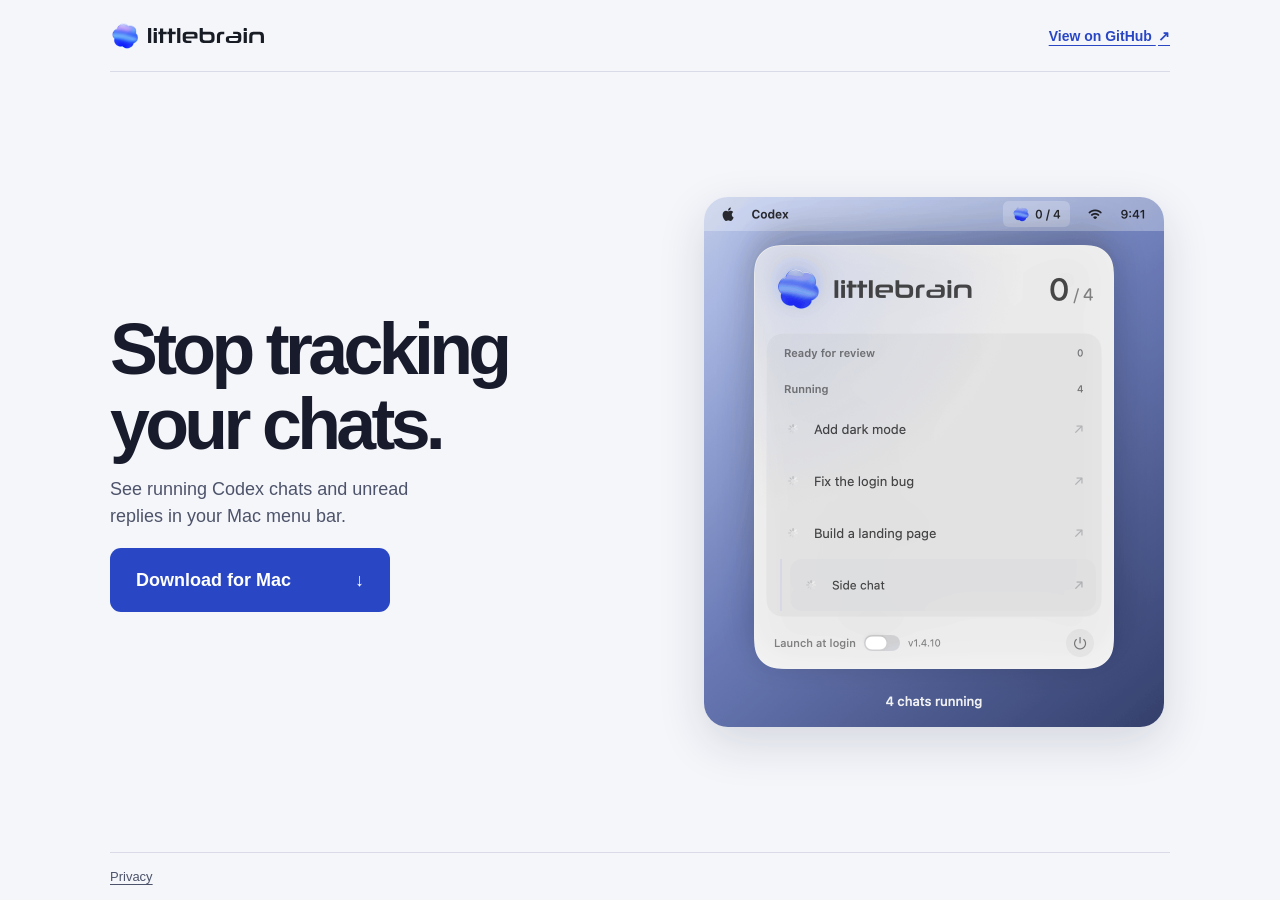
<file: docs/index.html>
<!doctype html>
<html lang="en">
<head>
  <meta charset="utf-8">
  <meta name="viewport" content="width=device-width, initial-scale=1, viewport-fit=cover">
  <meta name="description" content="See running Codex chats and unread replies in your Mac menu bar.">
  <meta name="theme-color" content="#f5f6fa">
  <title>littlebrain for Mac</title>
  <link rel="icon" href="logo.png" type="image/png">
  <link rel="stylesheet" href="site.css?v=4">
  <script src="release.js?v=3" defer></script>
  <script defer src="https://cloud.umami.is/script.js"
    data-website-id="cc7bb7fd-ac8d-48dd-9672-465317a88cfa"
    data-domains="smol-ninja.github.io" data-exclude-search="true" data-exclude-hash="true"></script>
</head>
<body>
  <header class="site-header">
    <a class="brand" href="./" aria-label="Littlebrain home">
      <img class="brand-icon" src="logo.png" alt="" width="30" height="30">
      <img src="wordmark-light.svg" alt="littlebrain" width="116" height="19">
    </a>
    <a class="text-link" href="https://github.com/smol-ninja/little-brain">View on GitHub <span aria-hidden="true">↗</span></a>
  </header>
  <main class="hero" aria-labelledby="hero-title">
    <div class="intro">
      <h1 id="hero-title">Stop tracking your chats.</h1>
      <p class="description">See running Codex chats and unread replies in your Mac menu bar.</p>
      <div class="download">
        <!-- Update this link with the appcast once the new DMG is public. -->
        <a class="button" id="download" href="https://github.com/smol-ninja/little-brain/releases/download/v1.4.10/littlebrain-1.4.10.dmg">Download for Mac <span aria-hidden="true">↓</span></a>
      </div>
    </div>
    <figure class="preview">
      <picture class="demo">
        <source srcset="demo-poster.png" media="(prefers-reduced-motion: reduce)">
        <img src="demo.gif" width="920" height="1060" fetchpriority="high" alt="Littlebrain moves finished chats to Ready for review. Reading a reply in Codex clears it from the list.">
      </picture>
    </figure>
  </main>
  <footer class="site-footer">
    <a href="privacy.html">Privacy</a>
  </footer>
</body>
</html>
</file>
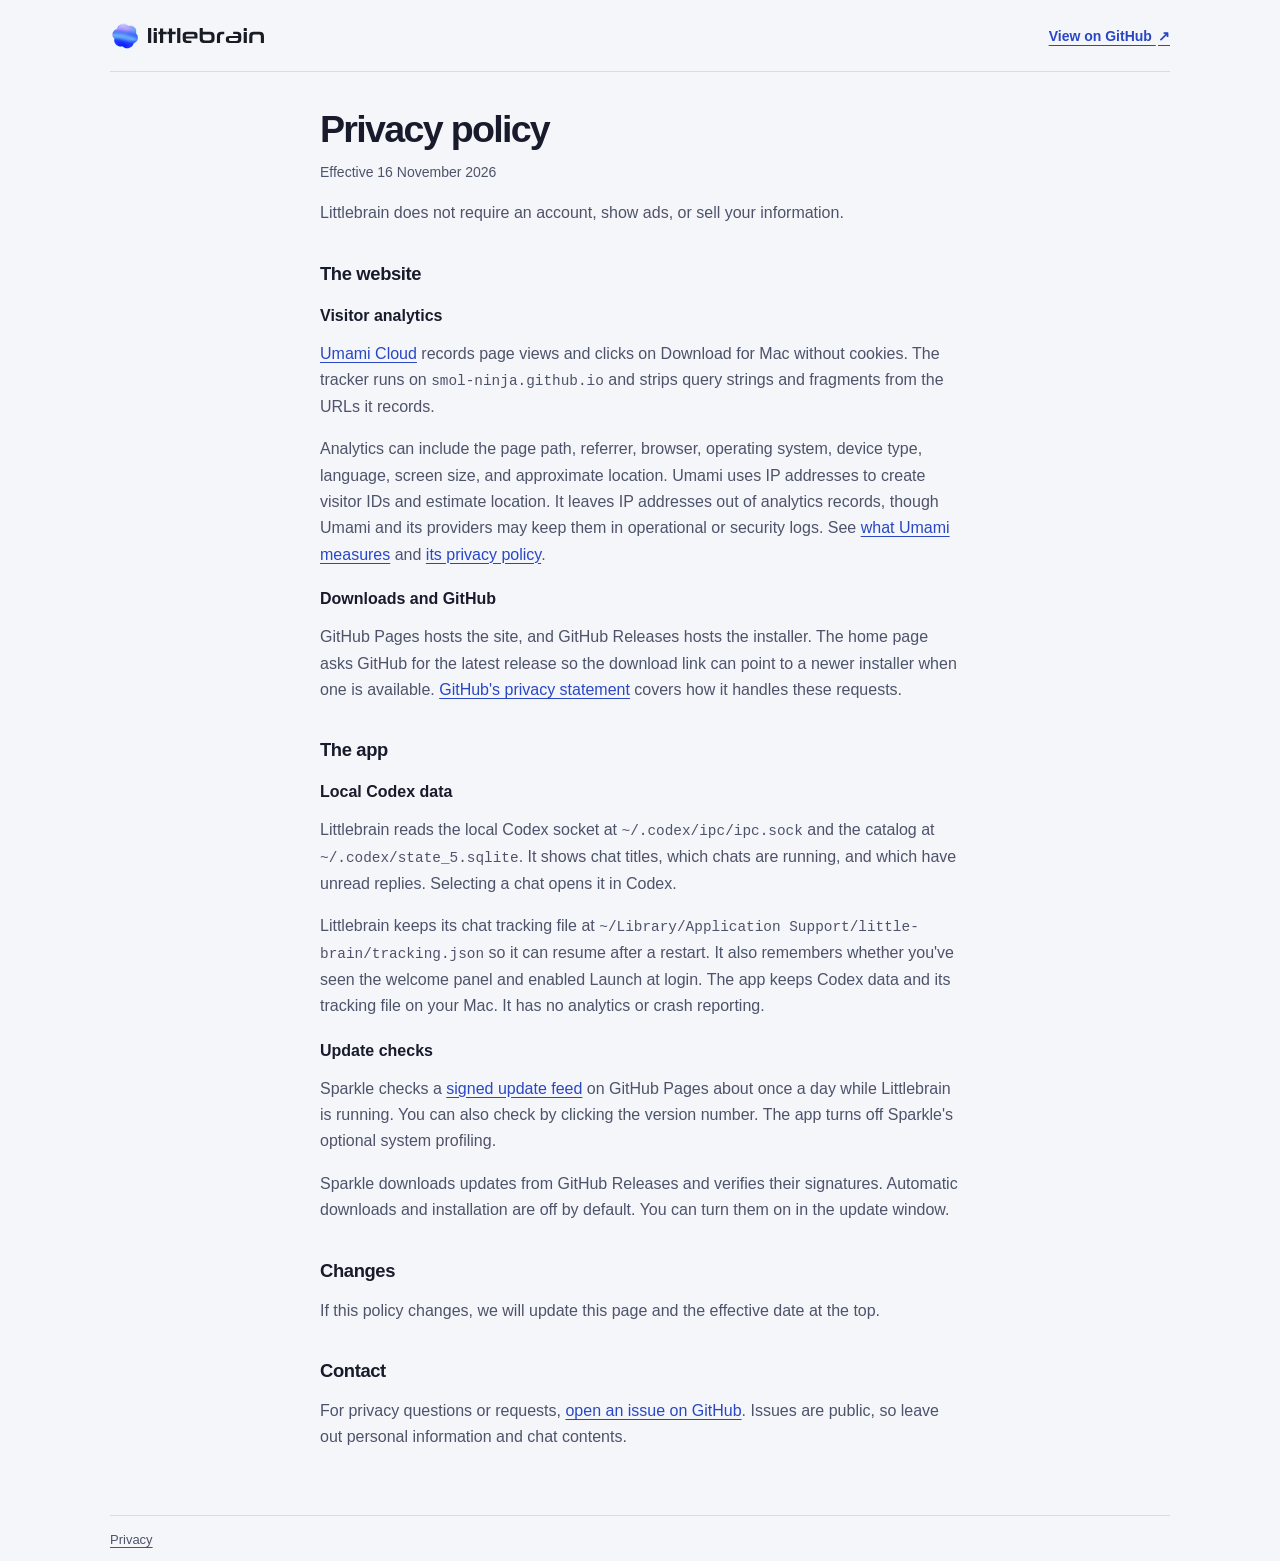
<file: docs/privacy.html>
<!doctype html>
<html lang="en">
<head>
  <meta charset="utf-8">
  <meta name="viewport" content="width=device-width, initial-scale=1, viewport-fit=cover">
  <meta name="description" content="Privacy policy for the littlebrain website and Mac app.">
  <meta name="theme-color" content="#f5f6fa">
  <title>littlebrain privacy policy</title>
  <link rel="icon" href="logo.png" type="image/png">
  <link rel="stylesheet" href="site.css?v=4">
  <script defer src="https://cloud.umami.is/script.js"
    data-website-id="cc7bb7fd-ac8d-48dd-9672-465317a88cfa"
    data-domains="smol-ninja.github.io" data-exclude-search="true" data-exclude-hash="true"></script>
</head>
<body class="document">
  <header class="site-header">
    <a class="brand" href="./" aria-label="Littlebrain home">
      <img class="brand-icon" src="logo.png" alt="" width="30" height="30">
      <img src="wordmark-light.svg" alt="littlebrain" width="116" height="19">
    </a>
    <a class="text-link" href="https://github.com/smol-ninja/little-brain">View on GitHub <span aria-hidden="true">↗</span></a>
  </header>
  <main class="policy" aria-labelledby="policy-title">
    <h1 id="policy-title">Privacy policy</h1>
    <p class="effective">Effective 16 November 2026</p>

    <p>Littlebrain does not require an account, show ads, or sell your information.</p>

    <h2>The website</h2>
    <h3>Visitor analytics</h3>
    <p><a href="https://umami.is/">Umami Cloud</a> records page views and clicks on Download for Mac without cookies. The tracker runs on <code>smol-ninja.github.io</code> and strips query strings and fragments from the URLs it records.</p>
    <p>Analytics can include the page path, referrer, browser, operating system, device type, language, screen size, and approximate location. Umami uses IP addresses to create visitor IDs and estimate location. It leaves IP addresses out of analytics records, though Umami and its providers may keep them in operational or security logs. See <a href="https://docs.umami.is/docs/metric-definitions">what Umami measures</a> and <a href="https://umami.is/privacy">its privacy policy</a>.</p>

    <h3>Downloads and GitHub</h3>
    <p>GitHub Pages hosts the site, and GitHub Releases hosts the installer. The home page asks GitHub for the latest release so the download link can point to a newer installer when one is available. <a href="https://docs.github.com/en/site-policy/privacy-policies/github-general-privacy-statement">GitHub's privacy statement</a> covers how it handles these requests.</p>

    <h2>The app</h2>
    <h3>Local Codex data</h3>
    <p>Littlebrain reads the local Codex socket at <code>~/.codex/ipc/ipc.sock</code> and the catalog at <code>~/.codex/state_5.sqlite</code>. It shows chat titles, which chats are running, and which have unread replies. Selecting a chat opens it in Codex.</p>
    <p>Littlebrain keeps its chat tracking file at <code>~/Library/Application Support/little-brain/tracking.json</code> so it can resume after a restart. It also remembers whether you've seen the welcome panel and enabled Launch at login. The app keeps Codex data and its tracking file on your Mac. It has no analytics or crash reporting.</p>

    <h3>Update checks</h3>
    <p>Sparkle checks a <a href="https://smol-ninja.github.io/little-brain/appcast.xml">signed update feed</a> on GitHub Pages about once a day while Littlebrain is running. You can also check by clicking the version number. The app turns off Sparkle's optional system profiling.</p>
    <p>Sparkle downloads updates from GitHub Releases and verifies their signatures. Automatic downloads and installation are off by default. You can turn them on in the update window.</p>

    <h2>Changes</h2>
    <p>If this policy changes, we will update this page and the effective date at the top.</p>

    <h2>Contact</h2>
    <p>For privacy questions or requests, <a href="https://github.com/smol-ninja/little-brain/issues">open an issue on GitHub</a>. Issues are public, so leave out personal information and chat contents.</p>
  </main>
  <footer class="site-footer">
    <a href="privacy.html">Privacy</a>
  </footer>
</body>
</html>
</file>
<file: docs/site.css>
:root {
  color-scheme: light;
  font-family: "Avenir Next", Avenir, sans-serif;
  color: #181b2b;
  background: #f5f6fa;
  --secondary: #4d536a;
  --accent: #2947c5;
  --border: #d9dce8;
  --shell-width: 1060px;
  --page-gutter: clamp(16px, 4vw, 40px);
}

* { box-sizing: border-box; }
body {
  display: grid;
  grid-template-rows: auto minmax(min-content, 1fr) auto;
  height: 100svh;
  margin: 0;
  padding: env(safe-area-inset-top) env(safe-area-inset-right) env(safe-area-inset-bottom) env(safe-area-inset-left);
}
body.document {
  height: auto;
  min-height: 100svh;
}
img { display: block; max-width: 100%; }
a { color: inherit; }
a:focus-visible { outline: 2px solid var(--accent); outline-offset: 5px; }

.site-header, main, .site-footer {
  width: min(var(--shell-width), calc(100% - 2 * var(--page-gutter)));
  margin-inline: auto;
}

.site-header {
  display: flex;
  flex-wrap: wrap;
  justify-content: space-between;
  align-items: center;
  gap: 12px;
  min-height: clamp(52px, 8svh, 82px);
  padding-block: 10px;
  border-bottom: 1px solid var(--border);
}

.brand { display: inline-flex; align-items: center; gap: 8px; flex-shrink: 0; }
.brand img { height: auto; }
.brand-icon { object-fit: contain; }
.text-link { color: var(--accent); font-size: .875rem; font-weight: 600; text-underline-offset: .25em; white-space: nowrap; }
.text-link:hover { color: #163092; }
.text-link span { margin-inline-start: .16em; }

.hero {
  display: grid;
  grid-template-columns: minmax(0, 1fr);
  grid-template-rows: auto minmax(180px, 1fr);
  gap: clamp(10px, 2svh, 24px);
  align-items: center;
  min-height: 0;
  padding-block: clamp(10px, 2svh, 32px);
}
.intro { width: min(100%, 560px); justify-self: center; text-align: center; }

h1, p, figure { margin: 0; }
.intro h1 {
  font-size: clamp(1.5rem, min(8vw, 5svh), 3.5rem);
  font-weight: 700;
  line-height: 1.05;
  letter-spacing: -.065em;
  text-wrap: balance;
}
.description {
  max-width: 34ch;
  margin-inline: auto;
  margin-top: clamp(8px, 1.5svh, 20px);
  color: var(--secondary);
  font-size: clamp(.875rem, min(3.6vw, 2.4svh), 1.125rem);
  line-height: 1.5;
}
.download { margin-top: clamp(12px, 2svh, 28px); }
.button {
  display: inline-flex;
  align-items: center;
  justify-content: space-between;
  gap: clamp(12px, 4vw, 36px);
  width: min(280px, 100%);
  min-height: 64px;
  padding: 16px clamp(18px, 3vw, 26px);
  border: 0;
  border-radius: 11px;
  color: white;
  background: var(--accent);
  font: inherit;
  font-size: 1.125rem;
  font-weight: 650;
  text-decoration: none;
}
.button span { flex-shrink: 0; }
.button[href]:hover { background: #163092; }

.preview {
  container-type: size;
  display: flex;
  align-items: center;
  justify-content: center;
  height: 100%;
  min-height: 180px;
  width: 100%;
  max-height: 600px;
}
.demo {
  width: min(100cqw, calc(100cqh * 46 / 53), 460px);
  height: auto;
  max-width: 100%;
  aspect-ratio: 46 / 53;
  overflow: hidden;
  border-radius: clamp(14px, 3vw, 24px);
  box-shadow: 0 16px 48px #111a3f24;
}
.demo img { width: 100%; height: 100%; object-fit: contain; }

.site-footer {
  display: flex;
  align-items: center;
  min-height: clamp(36px, 6svh, 48px);
  border-top: 1px solid var(--border);
  color: var(--secondary);
  font-size: .8125rem;
}
.site-footer a { color: inherit; text-underline-offset: .2em; }
.site-footer a:hover { color: var(--accent); }

.policy {
  max-width: 40rem;
  padding-block: 36px 64px;
}
.policy h1 {
  font-size: clamp(1.75rem, 4vw, 2.35rem);
  letter-spacing: -.045em;
  line-height: 1.15;
}
.policy .effective {
  margin-top: 10px;
  color: var(--secondary);
  font-size: .875rem;
}
.policy p {
  margin-top: 16px;
  color: var(--secondary);
  font-size: 1rem;
  line-height: 1.65;
}
.policy h2 {
  margin: 36px 0 0;
  font-size: 1.15rem;
  font-weight: 650;
  letter-spacing: -.02em;
}
.policy h3 {
  margin: 22px 0 0;
  font-size: 1rem;
  font-weight: 650;
}
.policy a { color: var(--accent); text-underline-offset: .2em; }
.policy a:hover { color: #163092; }
.policy code {
  font-size: .9em;
  word-break: break-word;
}

@media (min-width: 540px) and (min-aspect-ratio: 6/5) {
  .hero {
    grid-template-columns: minmax(0, 1.05fr) minmax(0, .95fr);
    grid-template-rows: minmax(0, 1fr);
    gap: clamp(24px, 5vw, 72px);
  }
  .intro { text-align: left; }
  .intro h1 { font-size: clamp(1.75rem, min(5.6vw, 9svh), 4.5rem); }
  .description { margin-inline: 0; }
}

@media (max-width: 360px) {
  .site-header .text-link { font-size: .75rem; }
  .brand img:last-child { width: 93px; }
}
</file>
